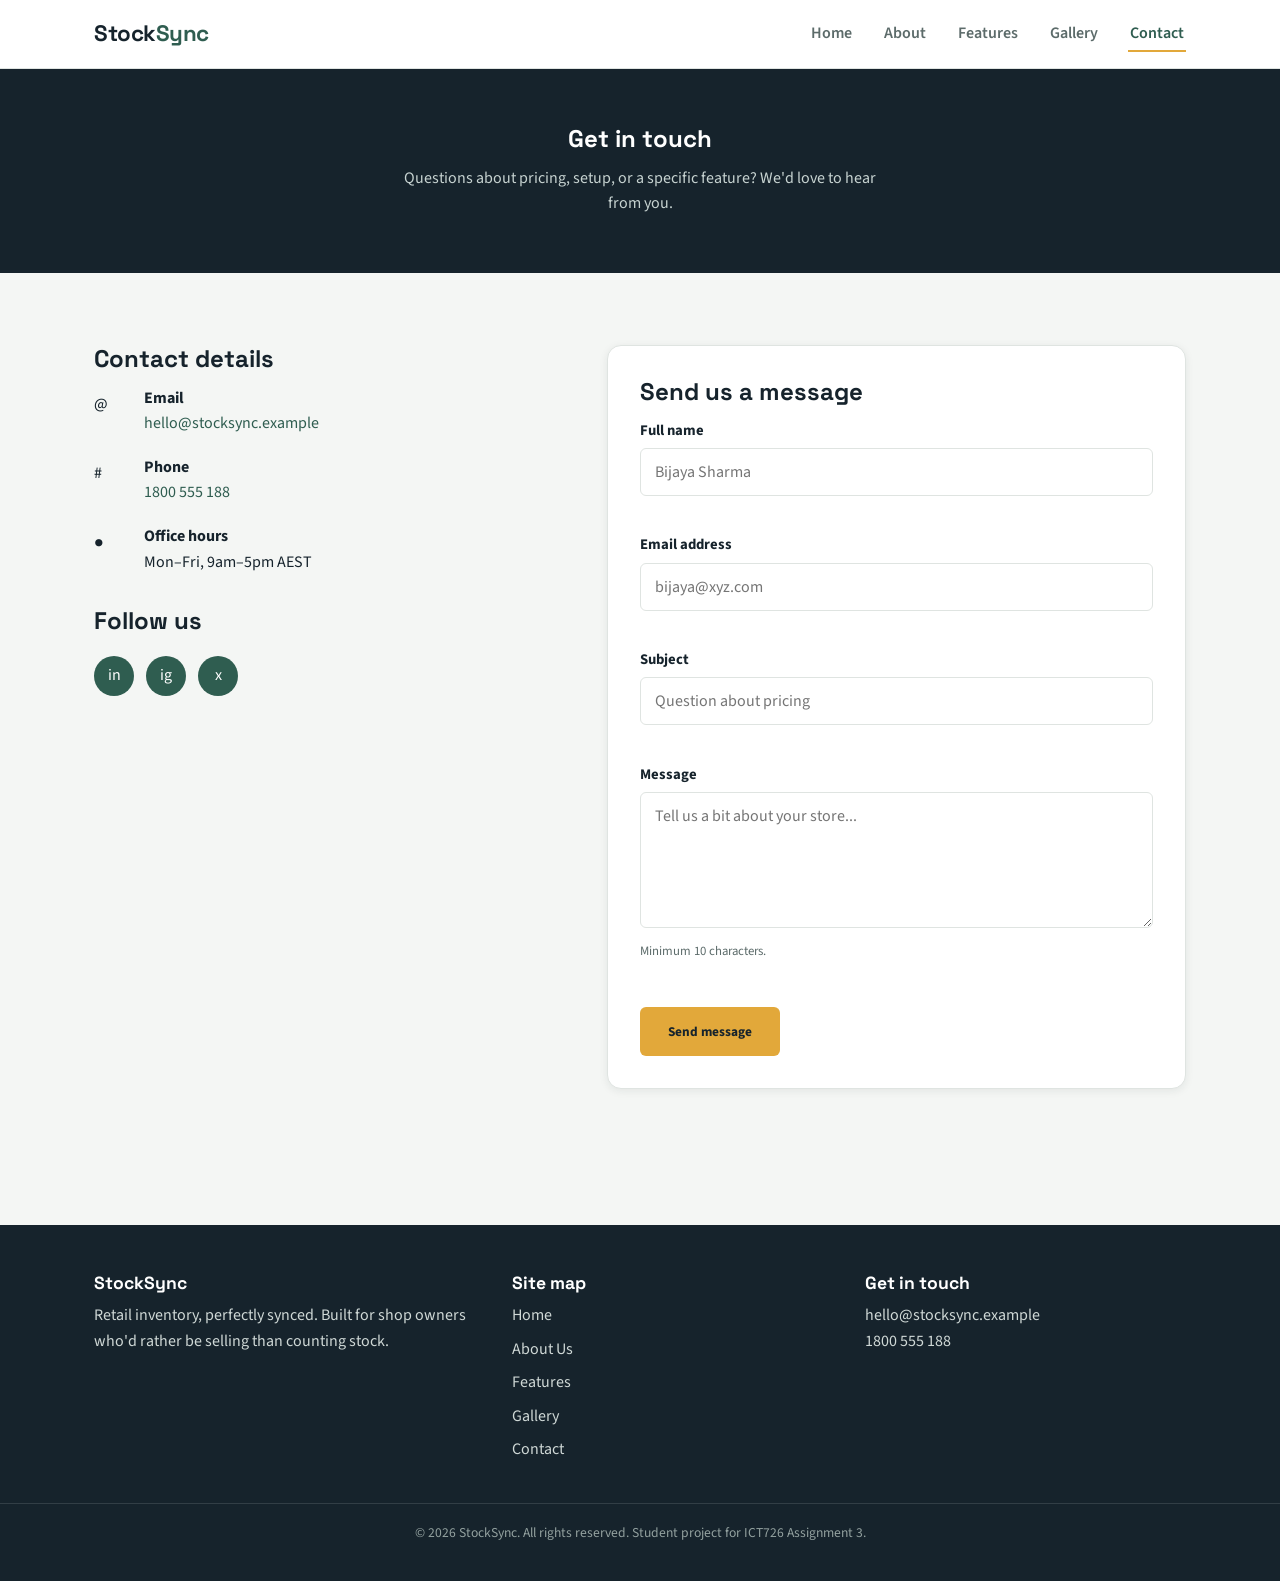
<file: contact.html>
<!DOCTYPE html>
<html lang="en">
<head>
  <meta charset="UTF-8" />
  <meta name="viewport" content="width=device-width, initial-scale=1.0" />
  <title>Contact Us | StockSync</title>
  <meta name="description" content="Get in touch with the StockSync team to book a demo or ask a question about our retail inventory system." />
  <link rel="preconnect" href="https://fonts.googleapis.com" />
  <link href="https://fonts.googleapis.com/css2?family=Space+Grotesk:wght@500;700&family=Source+Sans+3:wght@400;600;700&display=swap" rel="stylesheet" />
  <link rel="stylesheet" href="css/styles.css" />
</head>
<body>
  <a class="skip-link" href="#main">Skip to main content</a>

  <header class="site-header">
    <div class="container header-inner">
      <a href="index.html" class="logo">Stock<span>Sync</span></a>
      <button class="nav-toggle" aria-label="Toggle navigation menu" aria-expanded="false" aria-controls="primary-nav">
        <span class="hamburger"></span>
      </button>
      <nav id="primary-nav" class="primary-nav" aria-label="Primary">
        <ul>
          <li><a href="index.html">Home</a></li>
          <li><a href="about.html">About</a></li>
          <li><a href="services.html">Features</a></li>
          <li><a href="gallery.html">Gallery</a></li>
          <li><a href="contact.html" class="active" aria-current="page">Contact</a></li>
        </ul>
      </nav>
    </div>
  </header>

  <main id="main">
    <section class="page-hero">
      <div class="container">
        <h1>Get in touch</h1>
        <p>Questions about pricing, setup, or a specific feature? We'd love to hear from you.</p>
      </div>
    </section>

    <section class="section">
      <div class="container contact-layout">

        <div class="contact-info">
          <h2>Contact details</h2>
          <div class="icon-row">
            <div class="icon" aria-hidden="true" style="border-radius:50%;">@</div>
            <div>
              <strong>Email</strong><br />
              <a href="mailto:hello@stocksync.example">hello@stocksync.example</a>
            </div>
          </div>
          <div class="icon-row">
            <div class="icon" aria-hidden="true" style="border-radius:50%;">#</div>
            <div>
              <strong>Phone</strong><br />
              <a href="tel:1800555188">1800 555 188</a>
            </div>
          </div>
          <div class="icon-row">
            <div class="icon" aria-hidden="true" style="border-radius:50%;">&#9679;</div>
            <div>
              <strong>Office hours</strong><br />
              Mon&ndash;Fri, 9am&ndash;5pm AEST
            </div>
          </div>

          <h2 style="margin-top:32px;">Follow us</h2>
          <div class="social-links">
            <a href="https://www.linkedin.com" target="_blank" rel="noopener" aria-label="StockSync on LinkedIn">in</a>
            <a href="https://www.instagram.com" target="_blank" rel="noopener" aria-label="StockSync on Instagram">ig</a>
            <a href="https://www.x.com" target="_blank" rel="noopener" aria-label="StockSync on X">x</a>
          </div>
        </div>

        <form class="contact-form" id="contact-form" novalidate>
          <h2>Send us a message</h2>

          <div class="form-row">
            <label for="name">Full name</label>
            <input type="text" id="name" name="name" required minlength="2" placeholder="Bijaya Sharma" autocomplete="name" aria-describedby="name-error" />
            <p class="field-error" id="name-error" aria-live="polite"></p>
          </div>

          <div class="form-row">
            <label for="email">Email address</label>
            <input type="email" id="email" name="email" required placeholder="bijaya@xyz.com" autocomplete="email" aria-describedby="email-error" />
            <p class="field-error" id="email-error" aria-live="polite"></p>
          </div>

          <div class="form-row">
            <label for="subject">Subject</label>
            <input type="text" id="subject" name="subject" required minlength="3" placeholder="Question about pricing" aria-describedby="subject-error" />
            <p class="field-error" id="subject-error" aria-live="polite"></p>
          </div>

          <div class="form-row">
            <label for="message">Message</label>
            <textarea id="message" name="message" rows="5" required minlength="10" placeholder="Tell us a bit about your store..." aria-describedby="message-error"></textarea>
            <p class="field-hint">Minimum 10 characters.</p>
            <p class="field-error" id="message-error" aria-live="polite"></p>
          </div>

          <button type="submit" class="btn btn-primary">Send message</button>

          <p class="form-feedback" id="form-feedback" tabindex="-1" aria-live="assertive"></p>
        </form>

      </div>
    </section>
  </main>

  <footer class="site-footer">
    <div class="container footer-inner">
      <div>
        <h2>StockSync</h2>
        <p>Retail inventory, perfectly synced. Built for shop owners who'd rather be selling than counting stock.</p>
      </div>
      <nav aria-label="Footer">
        <h2>Site map</h2>
        <ul>
          <li><a href="index.html">Home</a></li>
          <li><a href="about.html">About Us</a></li>
          <li><a href="services.html">Features</a></li>
          <li><a href="gallery.html">Gallery</a></li>
          <li><a href="contact.html">Contact</a></li>
        </ul>
      </nav>
      <div>
        <h2>Get in touch</h2>
        <p>hello@stocksync.example<br />1800 555 188</p>
      </div>
    </div>
    <p class="footer-bottom">&copy; 2026 StockSync. All rights reserved. Student project for ICT726 Assignment 3.</p>
  </footer>

  <script src="js/main.js"></script>
</body>
</html>
</file>
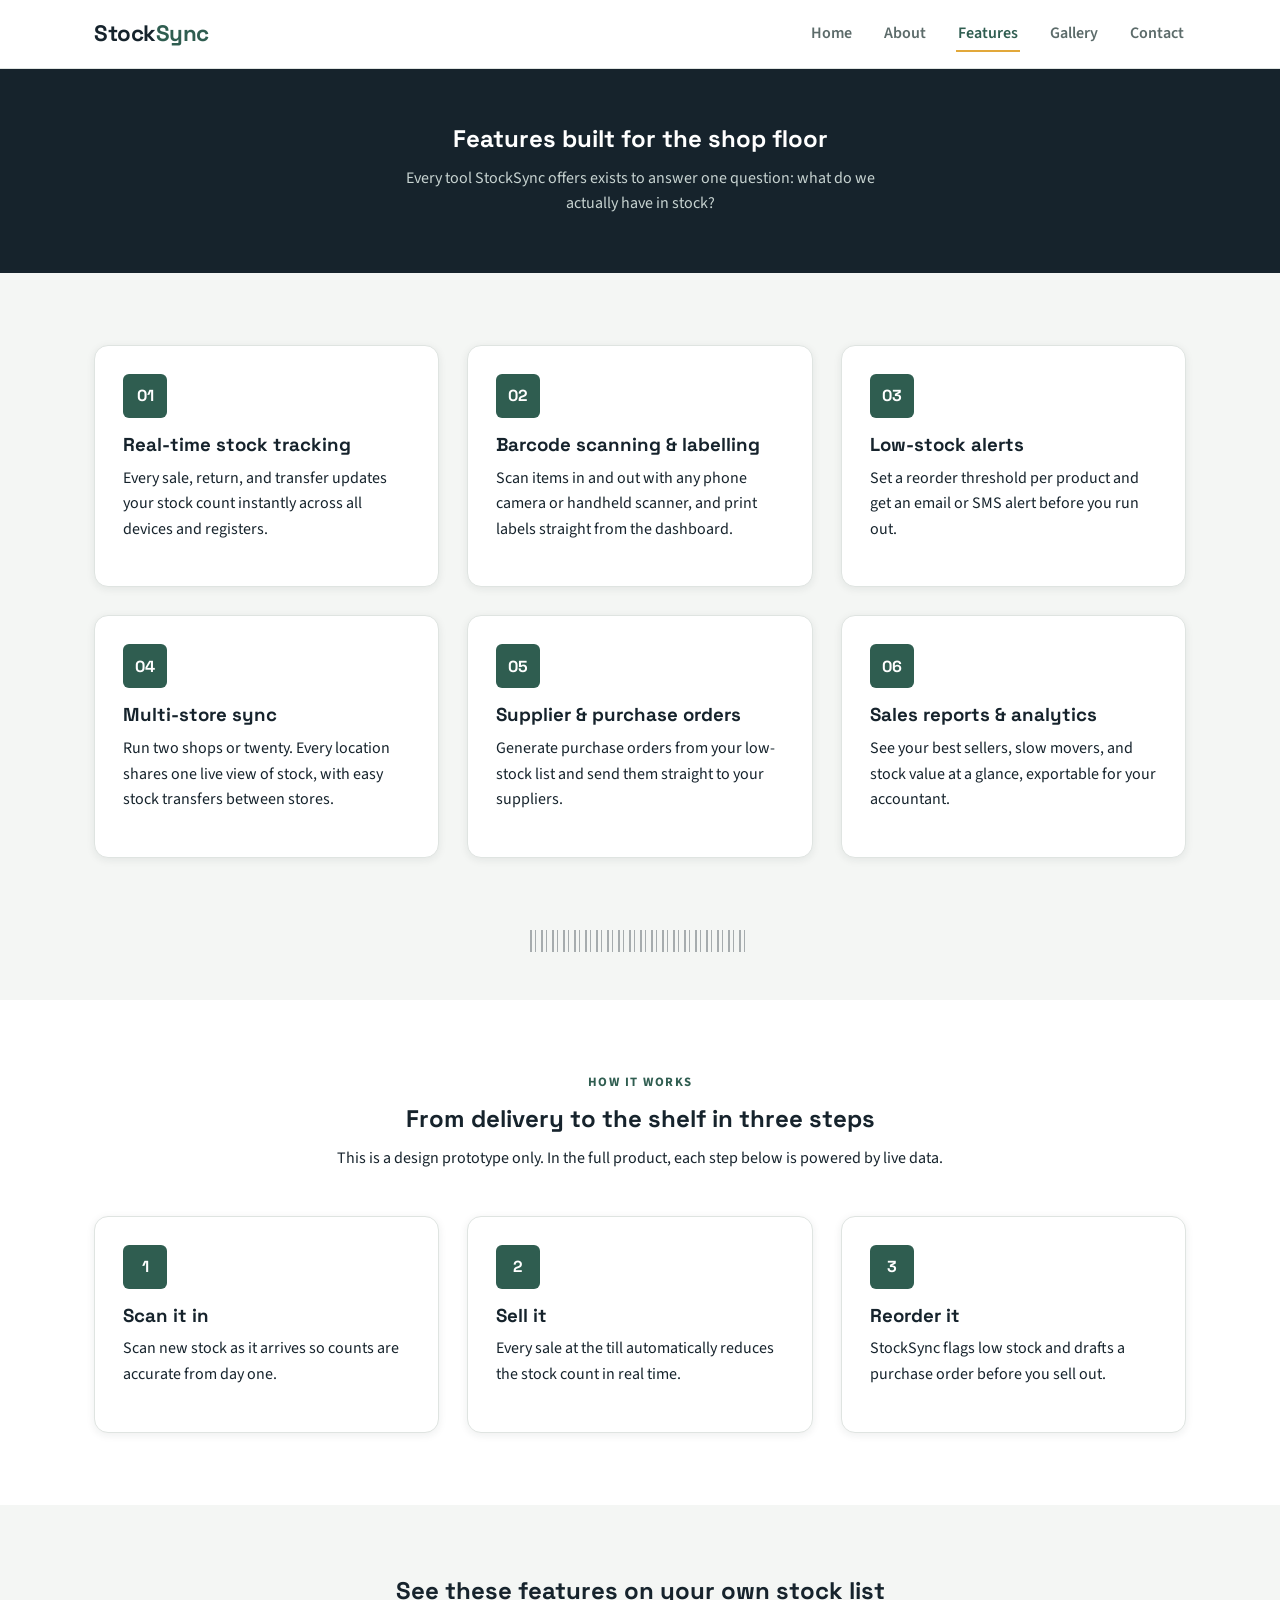
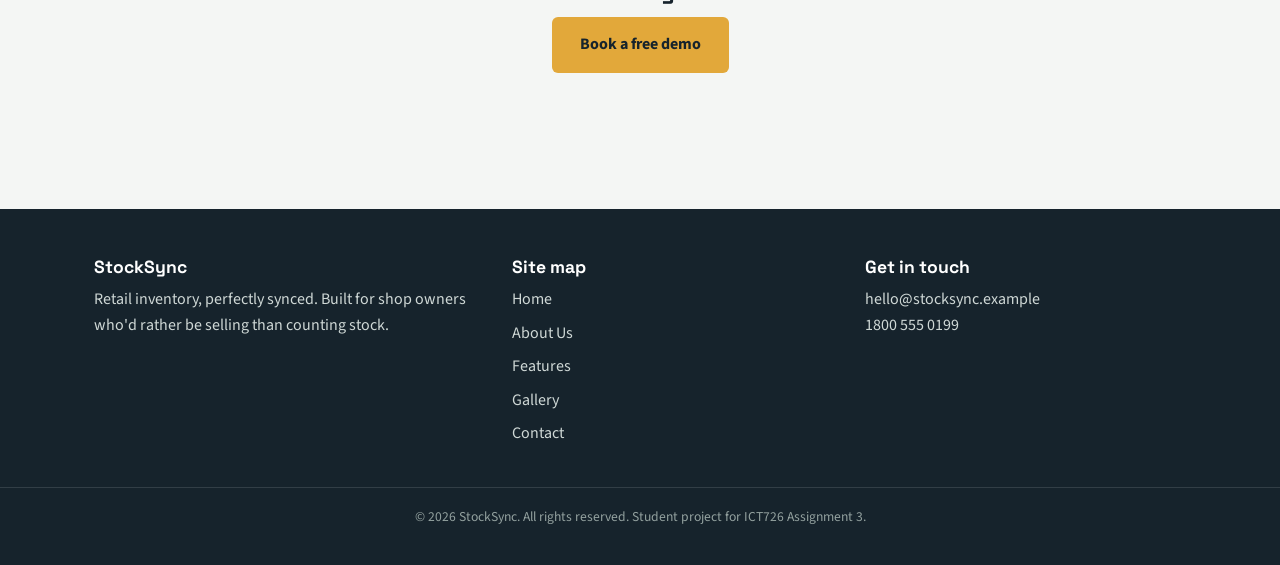
<file: services.html>
<!DOCTYPE html>
<html lang="en">
<head>
  <meta charset="UTF-8" />
  <meta name="viewport" content="width=device-width, initial-scale=1.0" />
  <title>Features | StockSync</title>
  <meta name="description" content="Explore StockSync's retail inventory features: real-time tracking, barcode scanning, low-stock alerts, multi-store sync, purchase orders and reporting." />
  <link rel="preconnect" href="https://fonts.googleapis.com" />
  <link href="https://fonts.googleapis.com/css2?family=Space+Grotesk:wght@500;700&family=Source+Sans+3:wght@400;600;700&display=swap" rel="stylesheet" />
  <link rel="stylesheet" href="css/styles.css" />
</head>
<body>
  <a class="skip-link" href="#main">Skip to main content</a>

  <header class="site-header">
    <div class="container header-inner">
      <a href="index.html" class="logo">Stock<span>Sync</span></a>
      <button class="nav-toggle" aria-label="Toggle navigation menu" aria-expanded="false" aria-controls="primary-nav">
        <span class="hamburger"></span>
      </button>
      <nav id="primary-nav" class="primary-nav" aria-label="Primary">
        <ul>
          <li><a href="index.html">Home</a></li>
          <li><a href="about.html">About</a></li>
          <li><a href="services.html" class="active" aria-current="page">Features</a></li>
          <li><a href="gallery.html">Gallery</a></li>
          <li><a href="contact.html">Contact</a></li>
        </ul>
      </nav>
    </div>
  </header>

  <main id="main">
    <section class="page-hero">
      <div class="container">
        <h1>Features built for the shop floor</h1>
        <p>Every tool StockSync offers exists to answer one question: what do we actually have in stock?</p>
      </div>
    </section>

    <section class="section">
      <div class="container">
        <div class="grid grid-3">

          <article class="card">
            <div class="icon" aria-hidden="true">01</div>
            <h3>Real-time stock tracking</h3>
            <p>Every sale, return, and transfer updates your stock count instantly across all devices and registers.</p>
          </article>

          <article class="card">
            <div class="icon" aria-hidden="true">02</div>
            <h3>Barcode scanning &amp; labelling</h3>
            <p>Scan items in and out with any phone camera or handheld scanner, and print labels straight from the dashboard.</p>
          </article>

          <article class="card">
            <div class="icon" aria-hidden="true">03</div>
            <h3>Low-stock alerts</h3>
            <p>Set a reorder threshold per product and get an email or SMS alert before you run out.</p>
          </article>

          <article class="card">
            <div class="icon" aria-hidden="true">04</div>
            <h3>Multi-store sync</h3>
            <p>Run two shops or twenty. Every location shares one live view of stock, with easy stock transfers between stores.</p>
          </article>

          <article class="card">
            <div class="icon" aria-hidden="true">05</div>
            <h3>Supplier &amp; purchase orders</h3>
            <p>Generate purchase orders from your low-stock list and send them straight to your suppliers.</p>
          </article>

          <article class="card">
            <div class="icon" aria-hidden="true">06</div>
            <h3>Sales reports &amp; analytics</h3>
            <p>See your best sellers, slow movers, and stock value at a glance, exportable for your accountant.</p>
          </article>

        </div>
      </div>
    </section>

    <div class="barcode-divider" aria-hidden="true"></div>

    <!-- Prototype "how it works" section - illustrates dynamic-style content as a static prototype -->
    <section class="section section-alt">
      <div class="container">
        <div class="section-head">
          <p class="eyebrow" style="color:var(--color-primary); font-weight:700; text-transform:uppercase; letter-spacing:1.5px; font-size:0.8rem;">How it works</p>
          <h2>From delivery to the shelf in three steps</h2>
          <p>This is a design prototype only. In the full product, each step below is powered by live data.</p>
        </div>
        <div class="grid grid-3">
          <div class="card">
            <div class="icon" aria-hidden="true">1</div>
            <h3>Scan it in</h3>
            <p>Scan new stock as it arrives so counts are accurate from day one.</p>
          </div>
          <div class="card">
            <div class="icon" aria-hidden="true">2</div>
            <h3>Sell it</h3>
            <p>Every sale at the till automatically reduces the stock count in real time.</p>
          </div>
          <div class="card">
            <div class="icon" aria-hidden="true">3</div>
            <h3>Reorder it</h3>
            <p>StockSync flags low stock and drafts a purchase order before you sell out.</p>
          </div>
        </div>
      </div>
    </section>

    <section class="section">
      <div class="container" style="text-align:center;">
        <h2>See these features on your own stock list</h2>
        <a href="contact.html" class="btn btn-primary">Book a free demo</a>
      </div>
    </section>
  </main>

  <footer class="site-footer">
    <div class="container footer-inner">
      <div>
        <h2>StockSync</h2>
        <p>Retail inventory, perfectly synced. Built for shop owners who'd rather be selling than counting stock.</p>
      </div>
      <nav aria-label="Footer">
        <h2>Site map</h2>
        <ul>
          <li><a href="index.html">Home</a></li>
          <li><a href="about.html">About Us</a></li>
          <li><a href="services.html">Features</a></li>
          <li><a href="gallery.html">Gallery</a></li>
          <li><a href="contact.html">Contact</a></li>
        </ul>
      </nav>
      <div>
        <h2>Get in touch</h2>
        <p>hello@stocksync.example<br />1800 555 0199</p>
      </div>
    </div>
    <p class="footer-bottom">&copy; 2026 StockSync. All rights reserved. Student project for ICT726 Assignment 3.</p>
  </footer>

  <script src="js/main.js"></script>
</body>
</html>
</file>
<file: css/styles.css>
/* =========================================================
   StockSync — Retail Inventory System website
   Single external stylesheet (ICT726 Assignment 3)
   ========================================================= */

/* ---------- Design tokens ---------- */
:root {
  --color-bg: #f4f6f4;
  --color-surface: #ffffff;
  --color-ink: #16232c;
  --color-primary: #2f5d50;
  --color-primary-dark: #1f4038;
  --color-accent: #e2a83a;
  --color-accent-dark: #c88d22;
  --color-muted: #5c6b6a;
  --color-border: #dfe4e1;
  --radius-sm: 6px;
  --radius-md: 14px;
  --radius-lg: 28px;
  --shadow-sm: 0 2px 8px rgba(22, 35, 44, 0.08);
  --shadow-md: 0 12px 30px rgba(22, 35, 44, 0.12);
  --transition-fast: 0.18s ease;
  --transition-med: 0.35s ease;
  --max-width: 1140px;
}

/* ---------- Reset ---------- */
* { box-sizing: border-box; }
html { scroll-behavior: smooth; }
body {
  margin: 0;
  font-family: "Source Sans 3", "Segoe UI", Arial, sans-serif;
  background: var(--color-bg);
  color: var(--color-ink);
  line-height: 1.6;
}
h1, h2, h3, h4 {
  font-family: "Space Grotesk", "Segoe UI", Arial, sans-serif;
  font-weight: 700;
  line-height: 1.2;
  margin: 0 0 0.5em;
  color: var(--color-ink);
}
p { margin: 0 0 1em; }
a { color: var(--color-primary); text-decoration: none; }
img { max-width: 100%; display: block; }
ul { margin: 0; padding: 0; list-style: none; }
button { font-family: inherit; cursor: pointer; }

.container {
  max-width: var(--max-width);
  margin: 0 auto;
  padding: 0 24px;
}

/* Visible focus outline everywhere for keyboard users */
a:focus-visible,
button:focus-visible,
input:focus-visible,
textarea:focus-visible {
  outline: 3px solid var(--color-accent-dark);
  outline-offset: 2px;
}

/* Skip link for accessibility */
.skip-link {
  position: absolute;
  left: -999px;
  top: 0;
  background: var(--color-ink);
  color: #fff;
  padding: 10px 16px;
  z-index: 1000;
  border-radius: 0 0 var(--radius-sm) 0;
}
.skip-link:focus {
  left: 0;
}

/* ---------- Barcode divider (signature motif) ---------- */
.barcode-divider {
  height: 22px;
  margin: 0 auto 48px;
  max-width: 220px;
  background-image: repeating-linear-gradient(
    90deg,
    var(--color-ink) 0 2px,
    transparent 2px 5px,
    var(--color-ink) 5px 6px,
    transparent 6px 11px
  );
  opacity: 0.35;
}

/* ---------- Header / Navigation ---------- */
.site-header {
  background: var(--color-surface);
  border-bottom: 1px solid var(--color-border);
  position: sticky;
  top: 0;
  z-index: 100;
}
.header-inner {
  display: flex;
  align-items: center;
  justify-content: space-between;
  padding-top: 16px;
  padding-bottom: 16px;
}
.logo {
  font-family: "Space Grotesk", sans-serif;
  font-weight: 700;
  font-size: 1.4rem;
  color: var(--color-ink);
  letter-spacing: -0.5px;
}
.logo span { color: var(--color-primary); }

.nav-toggle {
  display: none;
  background: none;
  border: 2px solid var(--color-ink);
  border-radius: var(--radius-sm);
  padding: 8px 10px;
}
.hamburger,
.hamburger::before,
.hamburger::after {
  display: block;
  width: 22px;
  height: 2px;
  background: var(--color-ink);
  position: relative;
  transition: transform var(--transition-fast);
}
.hamburger::before,
.hamburger::after {
  content: "";
  position: absolute;
  left: 0;
}
.hamburger::before { top: -7px; }
.hamburger::after { top: 7px; }

.primary-nav ul {
  display: flex;
  gap: 28px;
}
.primary-nav a {
  color: var(--color-muted);
  font-weight: 600;
  padding: 6px 2px;
  border-bottom: 2px solid transparent;
  transition: color var(--transition-fast), border-color var(--transition-fast);
}
.primary-nav a:hover,
.primary-nav a:focus-visible {
  color: var(--color-primary);
}
.primary-nav a.active {
  color: var(--color-primary);
  border-bottom-color: var(--color-accent);
}

/* ---------- Buttons ---------- */
.btn {
  display: inline-block;
  padding: 13px 26px;
  border-radius: var(--radius-sm);
  font-weight: 700;
  border: 2px solid transparent;
  transition: transform var(--transition-fast), box-shadow var(--transition-fast), background var(--transition-fast);
}
.btn-primary {
  background: var(--color-accent);
  color: var(--color-ink);
}
.btn-primary:hover,
.btn-primary:focus-visible {
  background: var(--color-accent-dark);
  transform: translateY(-2px) scale(1.02);
  box-shadow: var(--shadow-sm);
}
.btn-outline {
  background: transparent;
  border-color: var(--color-surface);
  color: var(--color-surface);
}
.btn-outline:hover,
.btn-outline:focus-visible {
  background: var(--color-surface);
  color: var(--color-primary-dark);
  transform: translateY(-2px);
}

/* ---------- Hero (home page) ---------- */
.hero {
  background: linear-gradient(135deg, var(--color-primary) 0%, var(--color-primary-dark) 65%, #142e28 100%);
  color: #fff;
  padding: 72px 0 88px;
}
.hero-inner {
  display: grid;
  grid-template-columns: 1.1fr 0.9fr;
  gap: 48px;
  align-items: center;
}
.hero .eyebrow {
  text-transform: uppercase;
  letter-spacing: 2px;
  font-size: 0.8rem;
  color: var(--color-accent);
  font-weight: 700;
}
.hero h1 {
  color: #fff;
  font-size: clamp(2rem, 4vw, 3rem);
  margin-top: 8px;
}
.hero p.lead {
  color: #dfe9e5;
  font-size: 1.05rem;
  max-width: 46ch;
}
.hero-actions {
  display: flex;
  gap: 16px;
  margin-top: 24px;
  flex-wrap: wrap;
}
.hero-media img {
  border-radius: var(--radius-lg);
  box-shadow: var(--shadow-md);
}

/* Stock tag badge - signature chip element */
.tag-badge {
  position: relative;
  display: inline-block;
  background: var(--color-surface);
  color: var(--color-ink);
  padding: 10px 18px 10px 14px;
  border-radius: var(--radius-sm);
  font-weight: 700;
  font-size: 0.85rem;
  box-shadow: var(--shadow-sm);
  transform: rotate(-3deg);
}
.tag-badge::before {
  content: "";
  position: absolute;
  left: -6px;
  top: 50%;
  width: 10px;
  height: 10px;
  background: var(--color-bg);
  border: 2px solid var(--color-ink);
  border-radius: 50%;
  transform: translateY(-50%);
}

/* ---------- Sections ---------- */
.section {
  padding: 72px 0;
}
.section-alt {
  background: var(--color-surface);
}
.section-head {
  text-align: center;
  max-width: 640px;
  margin: 0 auto 44px;
}
.section-head .eyebrow {
  color: var(--color-primary);
  text-transform: uppercase;
  font-weight: 700;
  letter-spacing: 1.5px;
  font-size: 0.8rem;
}

/* ---------- Card grid ---------- */
.grid {
  display: grid;
  gap: 28px;
}
.grid-3 { grid-template-columns: repeat(3, 1fr); }
.grid-2 { grid-template-columns: repeat(2, 1fr); }

.card {
  background: var(--color-surface);
  border: 1px solid var(--color-border);
  border-radius: var(--radius-md);
  padding: 28px;
  box-shadow: var(--shadow-sm);
  transition: transform var(--transition-fast), box-shadow var(--transition-fast);
}
.card:hover {
  transform: translateY(-6px);
  box-shadow: var(--shadow-md);
}
.card .icon {
  width: 44px;
  height: 44px;
  border-radius: var(--radius-sm);
  background: var(--color-primary);
  color: #fff;
  display: flex;
  align-items: center;
  justify-content: center;
  margin-bottom: 16px;
  font-family: "Space Grotesk", sans-serif;
  font-weight: 700;
}

/* ---------- Team / testimonial cards ---------- */
.team-card {
  text-align: center;
}
.team-card img {
  width: 110px;
  height: 110px;
  border-radius: 50%;
  margin: 0 auto 16px;
  border: 4px solid var(--color-bg);
  box-shadow: var(--shadow-sm);
}
.team-card .role {
  color: var(--color-primary);
  font-weight: 700;
  font-size: 0.9rem;
}

/* ---------- Stats strip ---------- */
.stats {
  display: grid;
  grid-template-columns: repeat(4, 1fr);
  gap: 24px;
  text-align: center;
}
.stats strong {
  display: block;
  font-family: "Space Grotesk", sans-serif;
  font-size: 2rem;
  color: var(--color-primary);
}
.stats span {
  color: var(--color-muted);
  font-size: 0.9rem;
}

/* ---------- Gallery / media page ---------- */
.gallery-grid {
  display: grid;
  grid-template-columns: repeat(3, 1fr);
  gap: 18px;
}
.gallery-item {
  border-radius: var(--radius-md);
  overflow: hidden;
  border: none;
  padding: 0;
  background: none;
  box-shadow: var(--shadow-sm);
  transition: transform var(--transition-fast), box-shadow var(--transition-fast);
}
.gallery-item img {
  width: 100%;
  height: 210px;
  object-fit: cover;
  display: block;
  transition: transform var(--transition-med);
}
.gallery-item:hover,
.gallery-item:focus-visible {
  transform: scale(1.03);
  box-shadow: var(--shadow-md);
}
.gallery-item:hover img { transform: scale(1.08); }

.lightbox-overlay {
  position: fixed;
  inset: 0;
  background: rgba(16, 24, 30, 0.9);
  display: flex;
  align-items: center;
  justify-content: center;
  z-index: 200;
  padding: 24px;
}
.lightbox-overlay[hidden] { display: none; }
.lightbox-box {
  background: var(--color-surface);
  border-radius: var(--radius-md);
  padding: 16px;
  max-width: 90vw;
  max-height: 88vh;
  position: relative;
}
.lightbox-box img {
  max-width: 100%;
  max-height: 70vh;
  border-radius: var(--radius-sm);
}
.lightbox-caption {
  margin-top: 10px;
  color: var(--color-muted);
  font-size: 0.9rem;
}
.lightbox-close {
  position: absolute;
  top: -18px;
  right: -18px;
  background: var(--color-ink);
  color: #fff;
  border: none;
  width: 36px;
  height: 36px;
  border-radius: 50%;
  font-size: 1.1rem;
  box-shadow: var(--shadow-sm);
}

.video-frame {
  border-radius: var(--radius-md);
  overflow: hidden;
  box-shadow: var(--shadow-md);
}
.video-frame video { width: 100%; display: block; }

/* ---------- Forms (contact page) ---------- */
.contact-layout {
  display: grid;
  grid-template-columns: 0.9fr 1.1fr;
  gap: 40px;
  align-items: start;
}
.contact-info .icon-row {
  display: flex;
  align-items: center;
  gap: 12px;
  margin-bottom: 18px;
}
.contact-info .icon-row .icon {
  width: 38px;
  height: 38px;
  min-width: 38px;
}
.social-links {
  display: flex;
  gap: 12px;
  margin-top: 20px;
}
.social-links a {
  width: 40px;
  height: 40px;
  border-radius: 50%;
  background: var(--color-primary);
  color: #fff;
  display: flex;
  align-items: center;
  justify-content: center;
  transition: transform var(--transition-fast), background var(--transition-fast);
}
.social-links a:hover,
.social-links a:focus-visible {
  background: var(--color-accent-dark);
  transform: translateY(-3px) rotate(-4deg);
}

.contact-form {
  background: var(--color-surface);
  border: 1px solid var(--color-border);
  border-radius: var(--radius-md);
  padding: 32px;
  box-shadow: var(--shadow-sm);
}
.form-row { margin-bottom: 20px; }
.form-row label {
  display: block;
  font-weight: 700;
  margin-bottom: 6px;
  font-size: 0.92rem;
}
.form-row input,
.form-row textarea {
  width: 100%;
  padding: 12px 14px;
  border: 1.5px solid var(--color-border);
  border-radius: var(--radius-sm);
  font-family: inherit;
  font-size: 1rem;
  transition: border-color var(--transition-fast), box-shadow var(--transition-fast);
}
.form-row input:focus,
.form-row textarea:focus {
  border-color: var(--color-primary);
  box-shadow: 0 0 0 3px rgba(47, 93, 80, 0.15);
  outline: none;
}
.form-row input:invalid:not(:placeholder-shown),
.form-row textarea:invalid:not(:placeholder-shown) {
  border-color: #b3261e;
}
.field-hint {
  font-size: 0.8rem;
  color: var(--color-muted);
  margin-top: 4px;
}
.field-error {
  font-size: 0.82rem;
  color: #b3261e;
  margin-top: 4px;
  min-height: 1em;
}
.form-feedback {
  margin-top: 18px;
  padding: 14px 16px;
  border-radius: var(--radius-sm);
  font-weight: 600;
  display: none;
}
.form-feedback.success {
  display: block;
  background: #e5f3ea;
  color: #1f6b3a;
  border: 1px solid #b7ddc4;
}
.form-feedback.error {
  display: block;
  background: #fbe9e7;
  color: #9c2c22;
  border: 1px solid #f1c2bc;
}

/* ---------- Page hero (interior pages) ---------- */
.page-hero {
  background: var(--color-ink);
  color: #fff;
  padding: 56px 0;
  text-align: center;
}
.page-hero h1 { color: #fff; }
.page-hero p { color: #c7d3d1; max-width: 60ch; margin: 0 auto; }

/* ---------- Footer ---------- */
.site-footer {
  background: var(--color-ink);
  color: #cfd8d6;
  padding: 48px 0 24px;
  margin-top: 64px;
}
.footer-inner {
  display: grid;
  grid-template-columns: 1.2fr 1fr 1fr;
  gap: 32px;
}
.site-footer h2 {
  color: #fff;
  font-size: 1.1rem;
}
.site-footer a { color: #cfd8d6; }
.site-footer a:hover { color: var(--color-accent); }
.site-footer ul li { margin-bottom: 8px; }
.footer-bottom {
  border-top: 1px solid rgba(255,255,255,0.12);
  margin-top: 32px;
  padding-top: 18px;
  text-align: center;
  font-size: 0.85rem;
  color: #93a19f;
}

/* =========================================================
   Responsive design — media queries
   ========================================================= */

/* Tablet */
@media (max-width: 900px) {
  .hero-inner { grid-template-columns: 1fr; text-align: center; }
  .hero-actions { justify-content: center; }
  .hero-media { order: -1; }
  .grid-3 { grid-template-columns: repeat(2, 1fr); }
  .stats { grid-template-columns: repeat(2, 1fr); }
  .contact-layout { grid-template-columns: 1fr; }
  .footer-inner { grid-template-columns: 1fr 1fr; }
}

/* Mobile */
@media (max-width: 640px) {
  .nav-toggle { display: inline-flex; align-items: center; justify-content: center; }
  .primary-nav {
    position: absolute;
    top: 100%;
    left: 0;
    right: 0;
    background: var(--color-surface);
    border-bottom: 1px solid var(--color-border);
    max-height: 0;
    overflow: hidden;
    transition: max-height var(--transition-med);
  }
  .primary-nav.open { max-height: 320px; }
  .primary-nav ul {
    flex-direction: column;
    padding: 8px 24px 20px;
    gap: 4px;
  }
  .grid-3, .grid-2 { grid-template-columns: 1fr; }
  .gallery-grid { grid-template-columns: repeat(2, 1fr); }
  .stats { grid-template-columns: 1fr 1fr; }
  .footer-inner { grid-template-columns: 1fr; text-align: center; }
  .social-links { justify-content: center; }
  .section { padding: 52px 0; }
}

@media (max-width: 420px) {
  .gallery-grid { grid-template-columns: 1fr; }
}

/* Respect reduced motion preference */
@media (prefers-reduced-motion: reduce) {
  * { transition: none !important; scroll-behavior: auto !important; }
}
</file>
